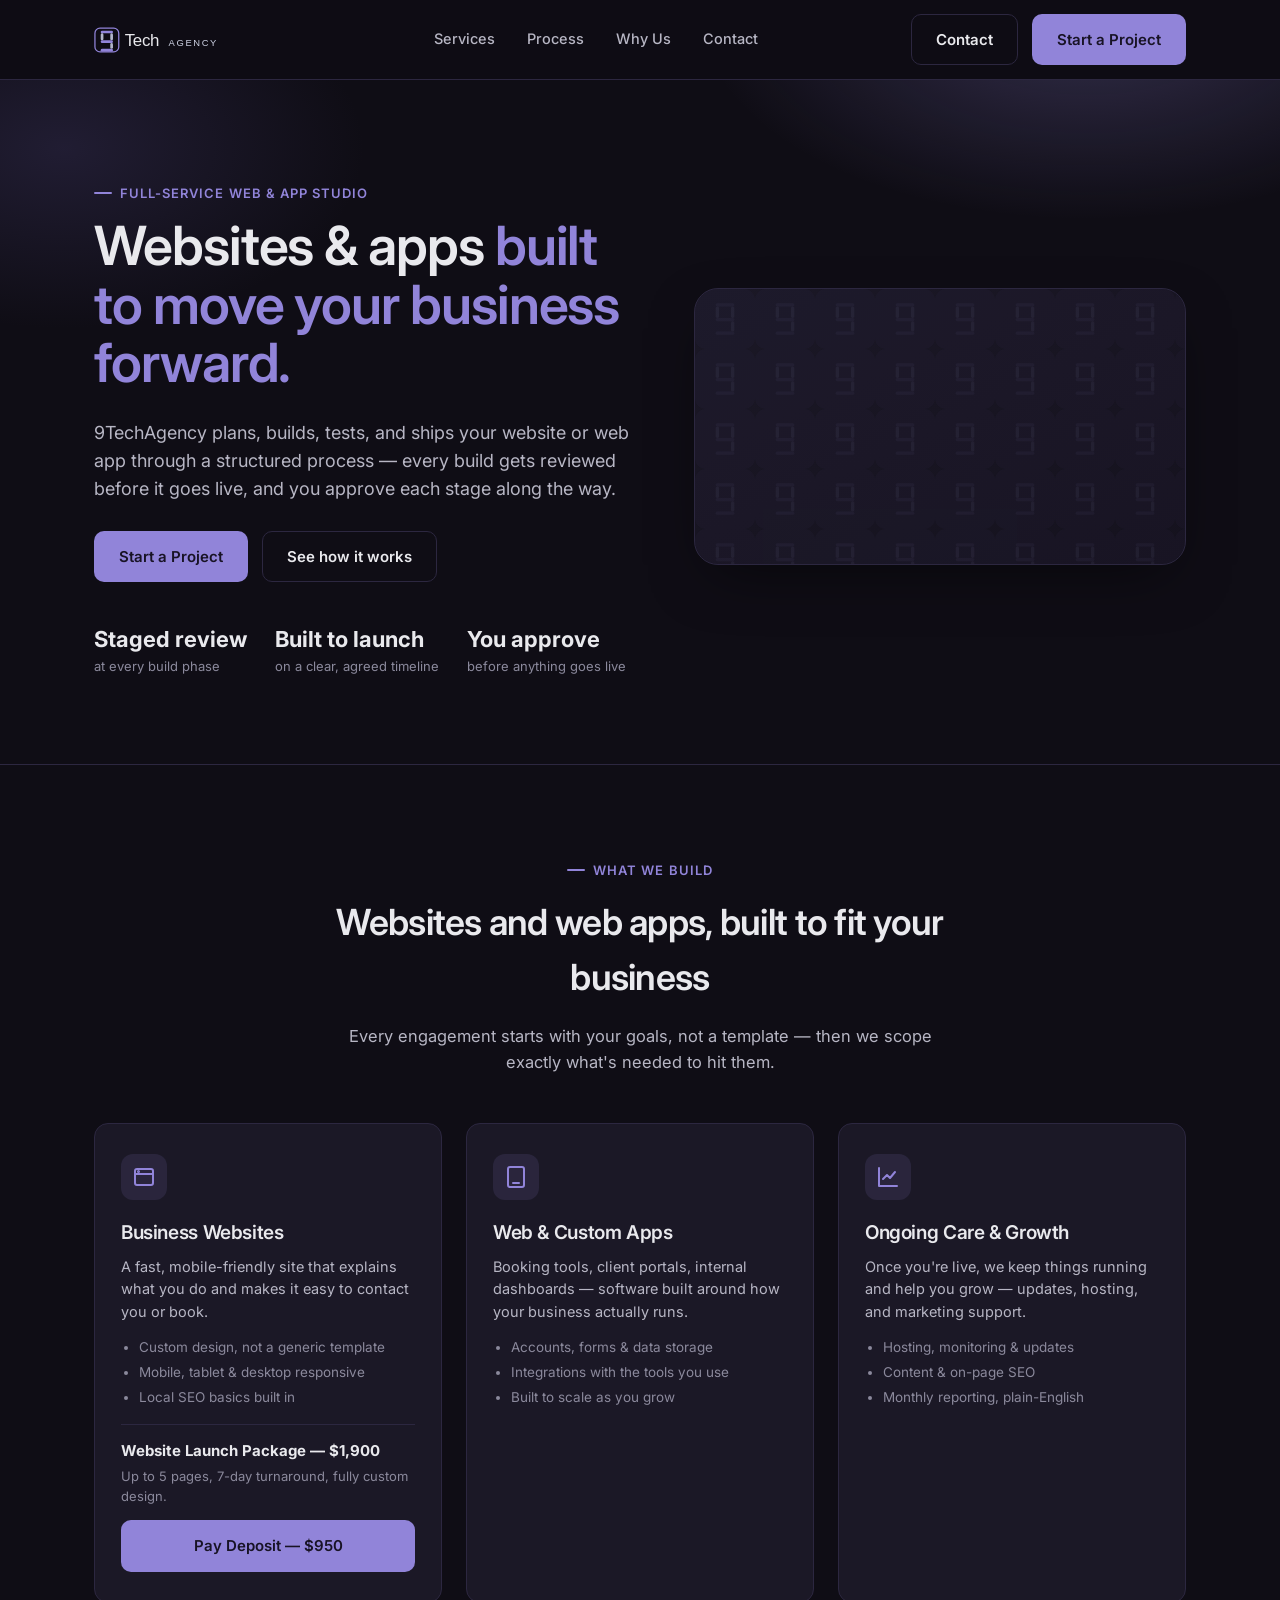
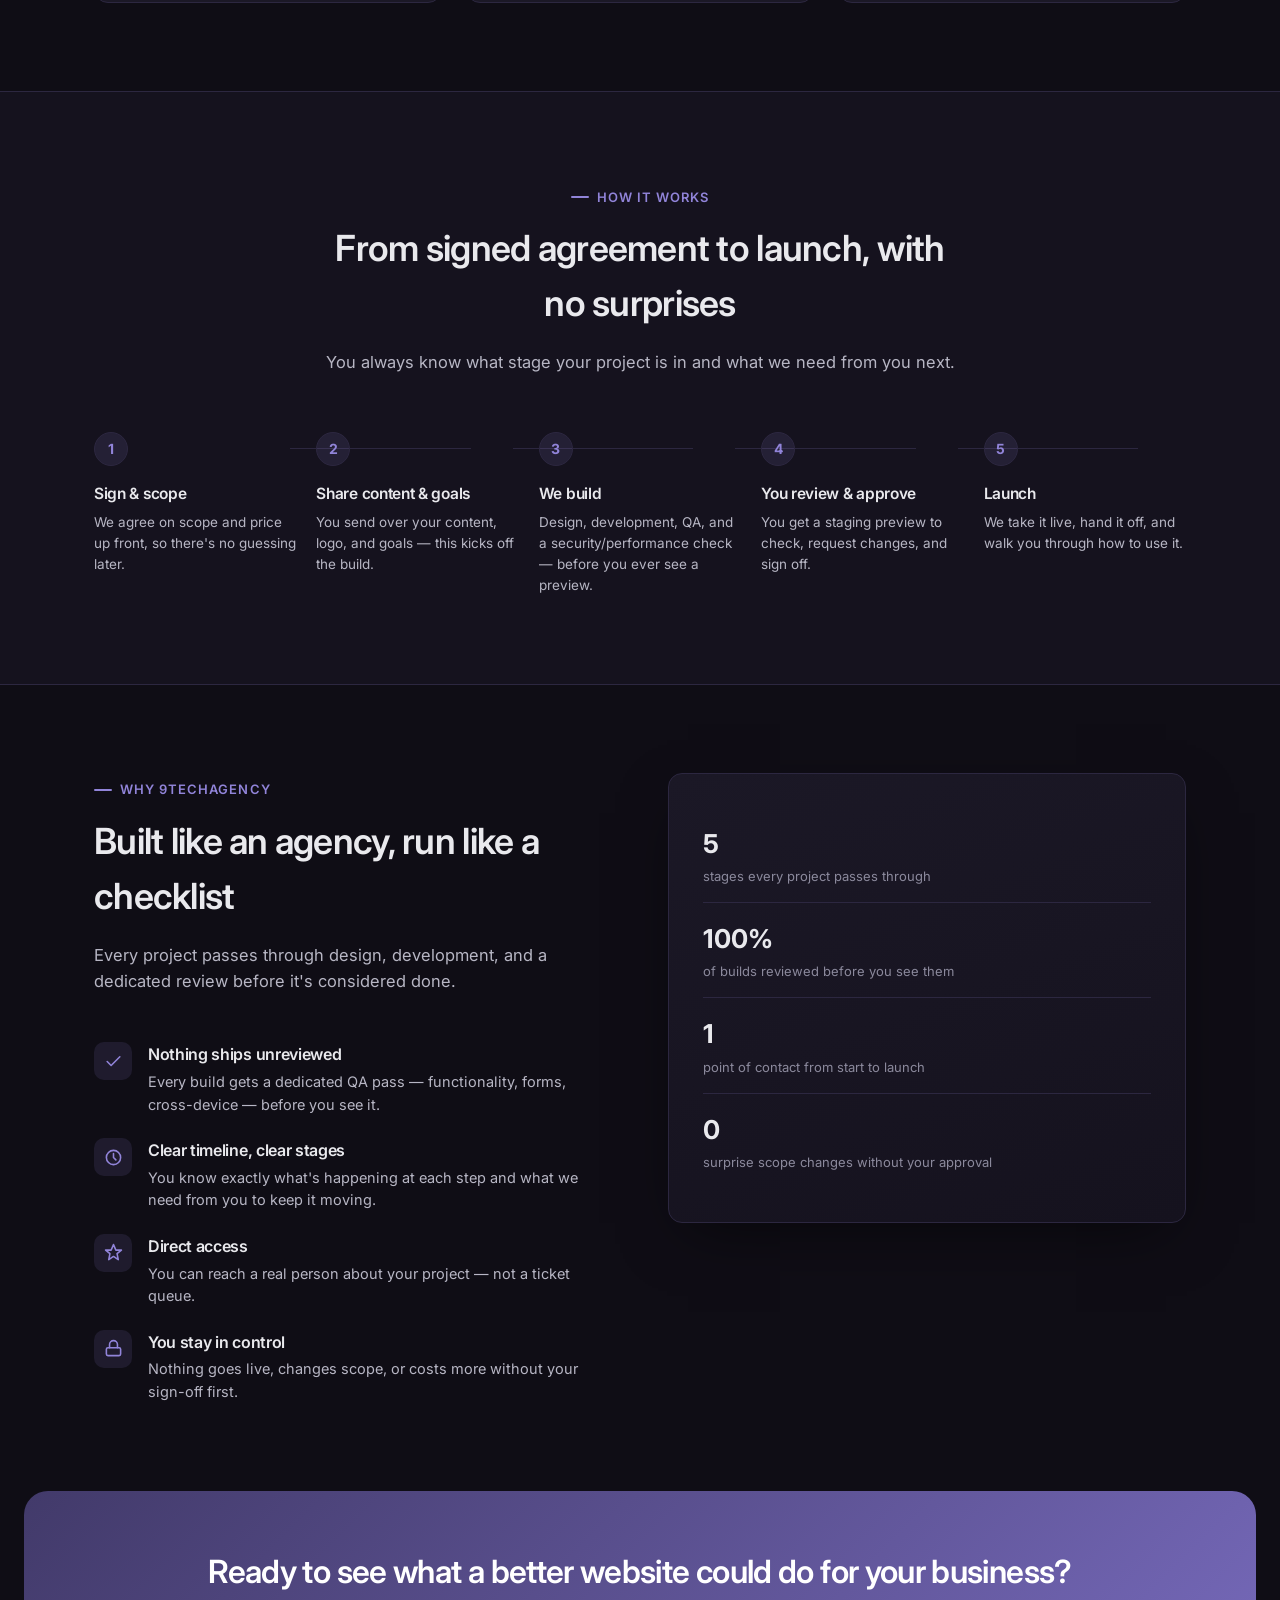
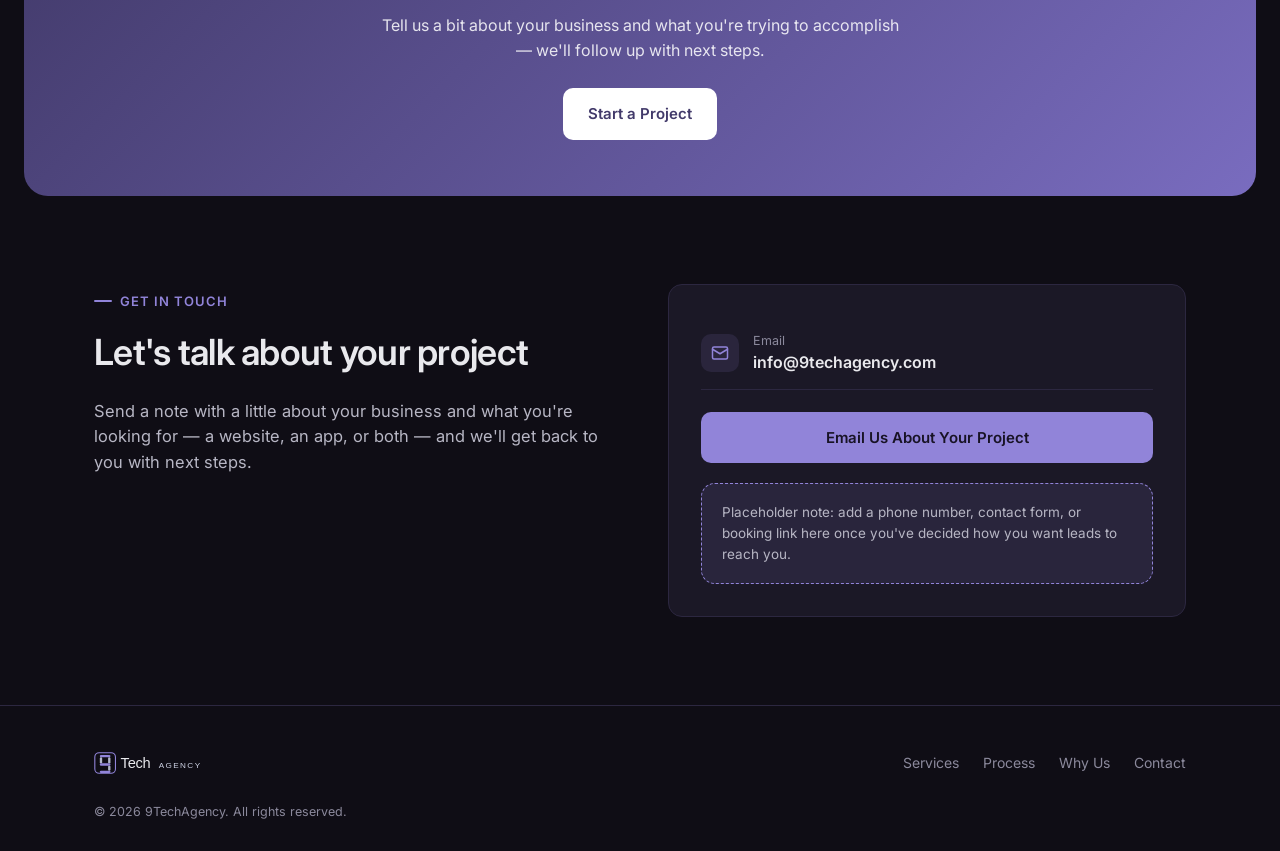
<file: github-upload/index.html>
<!doctype html>
<html lang="en">
<head>
<meta charset="UTF-8" />
<meta name="viewport" content="width=device-width, initial-scale=1.0" />
<title>9TechAgency — Websites & Apps Built to Grow Your Business</title>
<meta name="description" content="9TechAgency designs and builds websites and web apps for businesses — scoped, staged, and reviewed before anything goes live." />
<link rel="icon" href="assets/9tech-mark-dark.svg" type="image/svg+xml" />
<link rel="preconnect" href="https://fonts.googleapis.com">
<link rel="preconnect" href="https://fonts.gstatic.com" crossorigin>
<link href="https://fonts.googleapis.com/css2?family=Inter:wght@400;500;600;700&display=swap" rel="stylesheet">
<link rel="stylesheet" href="styles.css" />
</head>
<body>

<header>
  <div class="container nav">
    <a href="#top" class="brand">
      <img src="assets/9tech-lockup-row-dark.svg" alt="9TechAgency" style="height:30px" />
    </a>
    <nav class="nav-links" id="navLinks">
      <a href="#services">Services</a>
      <a href="#process">Process</a>
      <a href="#why">Why Us</a>
      <a href="#contact">Contact</a>
    </nav>
    <div class="nav-cta">
      <a href="#contact" class="btn btn-ghost">Contact</a>
      <a href="#contact" class="btn btn-primary">Start a Project</a>
      <button class="nav-toggle" id="navToggle" aria-label="Toggle menu" aria-expanded="false">
        <svg viewBox="0 0 24 24" fill="none" stroke="currentColor" stroke-width="2" stroke-linecap="round"><path d="M3 6h18M3 12h18M3 18h18"/></svg>
      </button>
    </div>
  </div>
</header>

<main id="top">

  <!-- HERO -->
  <section class="hero">
    <div class="container hero-grid">
      <div>
        <div class="eyebrow">Full-service web &amp; app studio</div>
        <h1>Websites &amp; apps <span>built to move your business forward.</span></h1>
        <p class="lead">9TechAgency plans, builds, tests, and ships your website or web app through a structured process — every build gets reviewed before it goes live, and you approve each stage along the way.</p>
        <div class="hero-ctas">
          <a href="#contact" class="btn btn-primary">Start a Project</a>
          <a href="#process" class="btn btn-ghost">See how it works</a>
        </div>
        <div class="hero-meta">
          <div><strong>Staged review</strong><span>at every build phase</span></div>
          <div><strong>Built to launch</strong><span>on a clear, agreed timeline</span></div>
          <div><strong>You approve</strong><span>before anything goes live</span></div>
        </div>
      </div>
      <div class="hero-art">
        <video autoplay muted loop playsinline disablepictureinpicture aria-label="9TechAgency animated logo">
          <source src="assets/logo-sting.mp4" type="video/mp4" />
        </video>
      </div>
    </div>
  </section>

  <!-- SERVICES -->
  <section id="services">
    <div class="container">
      <div class="section-head reveal">
        <div class="eyebrow" style="justify-content:center">What we build</div>
        <h2>Websites and web apps, built to fit your business</h2>
        <p>Every engagement starts with your goals, not a template — then we scope exactly what's needed to hit them.</p>
      </div>
      <div class="grid-3">
        <div class="card reveal">
          <div class="icon"><svg viewBox="0 0 24 24" fill="none" stroke="currentColor" stroke-width="2" stroke-linecap="round" stroke-linejoin="round"><rect x="3" y="4" width="18" height="16" rx="2"/><path d="M3 9h18"/><circle cx="6.5" cy="6.5" r=".5" fill="currentColor"/></svg></div>
          <h3>Business Websites</h3>
          <p>A fast, mobile-friendly site that explains what you do and makes it easy to contact you or book.</p>
          <ul>
            <li>Custom design, not a generic template</li>
            <li>Mobile, tablet &amp; desktop responsive</li>
            <li>Local SEO basics built in</li>
          </ul>
          <div class="card-price">
            <strong>Website Launch Package — $1,900</strong>
            <span>Up to 5 pages, 7-day turnaround, fully custom design.</span>
          </div>
          <a href="https://buy.stripe.com/9B69AM1fybv9cHk7vC1RC00" class="btn btn-primary btn-block" target="_blank" rel="noopener noreferrer">Pay Deposit — $950</a>
        </div>
        <div class="card reveal">
          <div class="icon"><svg viewBox="0 0 24 24" fill="none" stroke="currentColor" stroke-width="2" stroke-linecap="round" stroke-linejoin="round"><rect x="4" y="2" width="16" height="20" rx="2"/><path d="M9 18h6"/></svg></div>
          <h3>Web &amp; Custom Apps</h3>
          <p>Booking tools, client portals, internal dashboards — software built around how your business actually runs.</p>
          <ul>
            <li>Accounts, forms &amp; data storage</li>
            <li>Integrations with the tools you use</li>
            <li>Built to scale as you grow</li>
          </ul>
        </div>
        <div class="card reveal">
          <div class="icon"><svg viewBox="0 0 24 24" fill="none" stroke="currentColor" stroke-width="2" stroke-linecap="round" stroke-linejoin="round"><path d="M3 3v18h18"/><path d="M7 14l4-4 3 3 5-6"/></svg></div>
          <h3>Ongoing Care &amp; Growth</h3>
          <p>Once you're live, we keep things running and help you grow — updates, hosting, and marketing support.</p>
          <ul>
            <li>Hosting, monitoring &amp; updates</li>
            <li>Content &amp; on-page SEO</li>
            <li>Monthly reporting, plain-English</li>
          </ul>
        </div>
      </div>
    </div>
  </section>

  <!-- PROCESS -->
  <section id="process" class="process-band">
    <div class="container">
      <div class="section-head reveal">
        <div class="eyebrow" style="justify-content:center">How it works</div>
        <h2>From signed agreement to launch, with no surprises</h2>
        <p>You always know what stage your project is in and what we need from you next.</p>
      </div>
      <div class="process-list">
        <div class="process-step reveal">
          <div class="num">1</div>
          <h3>Sign &amp; scope</h3>
          <p>We agree on scope and price up front, so there's no guessing later.</p>
        </div>
        <div class="process-step reveal">
          <div class="num">2</div>
          <h3>Share content &amp; goals</h3>
          <p>You send over your content, logo, and goals — this kicks off the build.</p>
        </div>
        <div class="process-step reveal">
          <div class="num">3</div>
          <h3>We build</h3>
          <p>Design, development, QA, and a security/performance check — before you ever see a preview.</p>
        </div>
        <div class="process-step reveal">
          <div class="num">4</div>
          <h3>You review &amp; approve</h3>
          <p>You get a staging preview to check, request changes, and sign off.</p>
        </div>
        <div class="process-step reveal">
          <div class="num">5</div>
          <h3>Launch</h3>
          <p>We take it live, hand it off, and walk you through how to use it.</p>
        </div>
      </div>
    </div>
  </section>

  <!-- WHY US -->
  <section id="why">
    <div class="container why-grid">
      <div>
        <div class="section-head left reveal">
          <div class="eyebrow">Why 9TechAgency</div>
          <h2>Built like an agency, run like a checklist</h2>
          <p>Every project passes through design, development, and a dedicated review before it's considered done.</p>
        </div>
        <div class="why-list">
          <div class="why-item reveal">
            <div class="dot"><svg viewBox="0 0 24 24" fill="none" stroke="currentColor" stroke-width="2" stroke-linecap="round" stroke-linejoin="round"><path d="M20 6L9 17l-5-5"/></svg></div>
            <div><h3>Nothing ships unreviewed</h3><p>Every build gets a dedicated QA pass — functionality, forms, cross-device — before you see it.</p></div>
          </div>
          <div class="why-item reveal">
            <div class="dot"><svg viewBox="0 0 24 24" fill="none" stroke="currentColor" stroke-width="2" stroke-linecap="round" stroke-linejoin="round"><circle cx="12" cy="12" r="9"/><path d="M12 7v5l3 3"/></svg></div>
            <div><h3>Clear timeline, clear stages</h3><p>You know exactly what's happening at each step and what we need from you to keep it moving.</p></div>
          </div>
          <div class="why-item reveal">
            <div class="dot"><svg viewBox="0 0 24 24" fill="none" stroke="currentColor" stroke-width="2" stroke-linecap="round" stroke-linejoin="round"><path d="M12 2l3 7h7l-5.5 4.5L18 21l-6-4-6 4 1.5-7.5L2 9h7z"/></svg></div>
            <div><h3>Direct access</h3><p>You can reach a real person about your project — not a ticket queue.</p></div>
          </div>
          <div class="why-item reveal">
            <div class="dot"><svg viewBox="0 0 24 24" fill="none" stroke="currentColor" stroke-width="2" stroke-linecap="round" stroke-linejoin="round"><rect x="3" y="11" width="18" height="10" rx="2"/><path d="M7 11V7a5 5 0 0110 0v4"/></svg></div>
            <div><h3>You stay in control</h3><p>Nothing goes live, changes scope, or costs more without your sign-off first.</p></div>
          </div>
        </div>
      </div>
      <div class="why-panel reveal">
        <div class="stat">
          <div><strong>5</strong><span>stages every project passes through</span></div>
        </div>
        <div class="stat">
          <div><strong>100%</strong><span>of builds reviewed before you see them</span></div>
        </div>
        <div class="stat">
          <div><strong>1</strong><span>point of contact from start to launch</span></div>
        </div>
        <div class="stat">
          <div><strong>0</strong><span>surprise scope changes without your approval</span></div>
        </div>
      </div>
    </div>
  </section>

  <!-- CTA BAND -->
  <div class="cta-band reveal">
    <h2>Ready to see what a better website could do for your business?</h2>
    <p>Tell us a bit about your business and what you're trying to accomplish — we'll follow up with next steps.</p>
    <a href="#contact" class="btn btn-primary">Start a Project</a>
  </div>

  <!-- CONTACT -->
  <section id="contact">
    <div class="container contact-grid">
      <div class="reveal">
        <div class="section-head left">
          <div class="eyebrow">Get in touch</div>
          <h2>Let's talk about your project</h2>
          <p>Send a note with a little about your business and what you're looking for — a website, an app, or both — and we'll get back to you with next steps.</p>
        </div>
      </div>
      <div class="contact-card reveal">
        <div class="row">
          <div class="icon"><svg viewBox="0 0 24 24" fill="none" stroke="currentColor" stroke-width="2" stroke-linecap="round" stroke-linejoin="round"><rect x="2" y="4" width="20" height="16" rx="2"/><path d="M2 7l10 6 10-6"/></svg></div>
          <div>
            <span class="label">Email</span>
            <a href="mailto:info@9techagency.com">info@9techagency.com</a>
          </div>
        </div>
        <a href="mailto:info@9techagency.com?subject=New%20project%20inquiry" class="btn btn-primary btn-block" style="margin-top:22px">Email Us About Your Project</a>
        <div class="note-box">
          Placeholder note: add a phone number, contact form, or booking link here once you've decided how you want leads to reach you.
        </div>
      </div>
    </div>
  </section>

</main>

<footer>
  <div class="container">
    <div class="footer-grid">
      <a href="#top" class="brand"><img src="assets/9tech-lockup-row-dark.svg" alt="9TechAgency" style="height:26px" /></a>
      <div class="footer-links">
        <a href="#services">Services</a>
        <a href="#process">Process</a>
        <a href="#why">Why Us</a>
        <a href="#contact">Contact</a>
      </div>
    </div>
    <div class="footer-bottom">
      <span>© <span id="year"></span> 9TechAgency. All rights reserved.</span>
    </div>
  </div>
</footer>

<script src="script.js"></script>
</body>
</html>
</file>
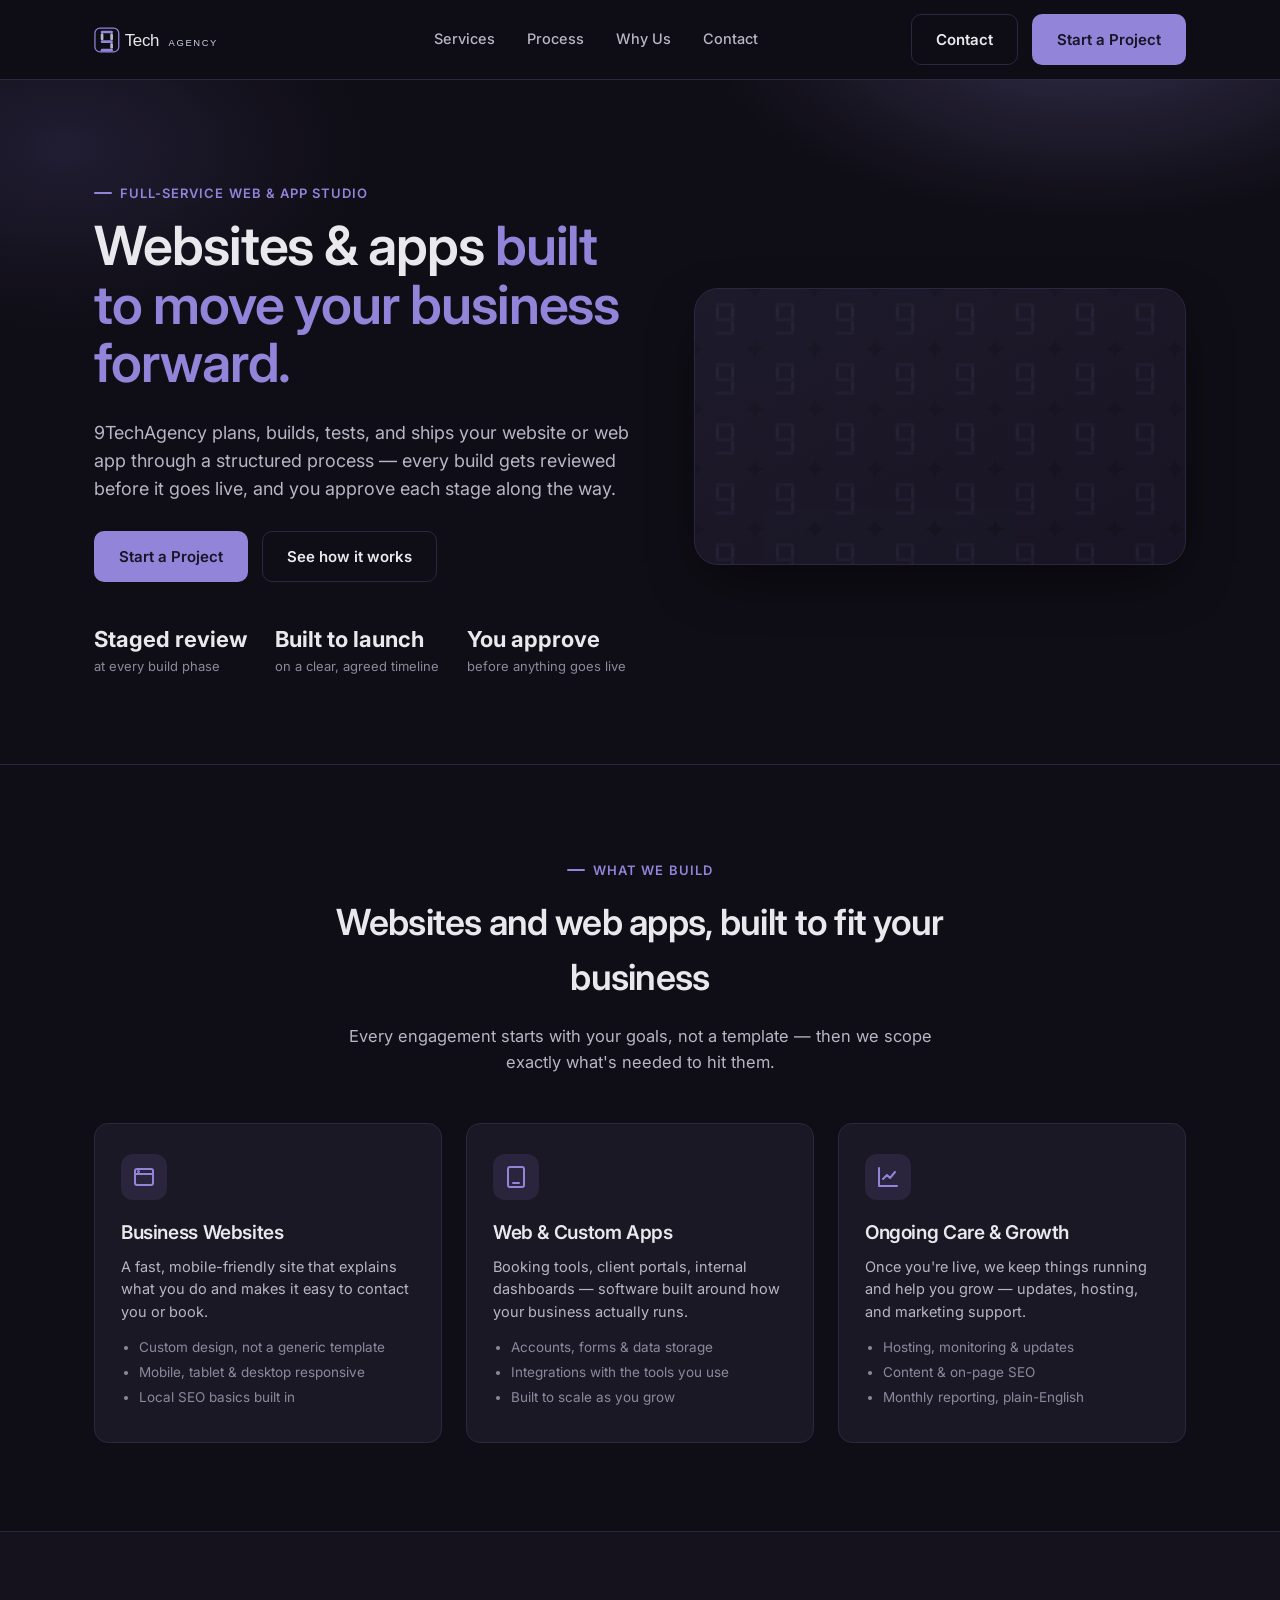
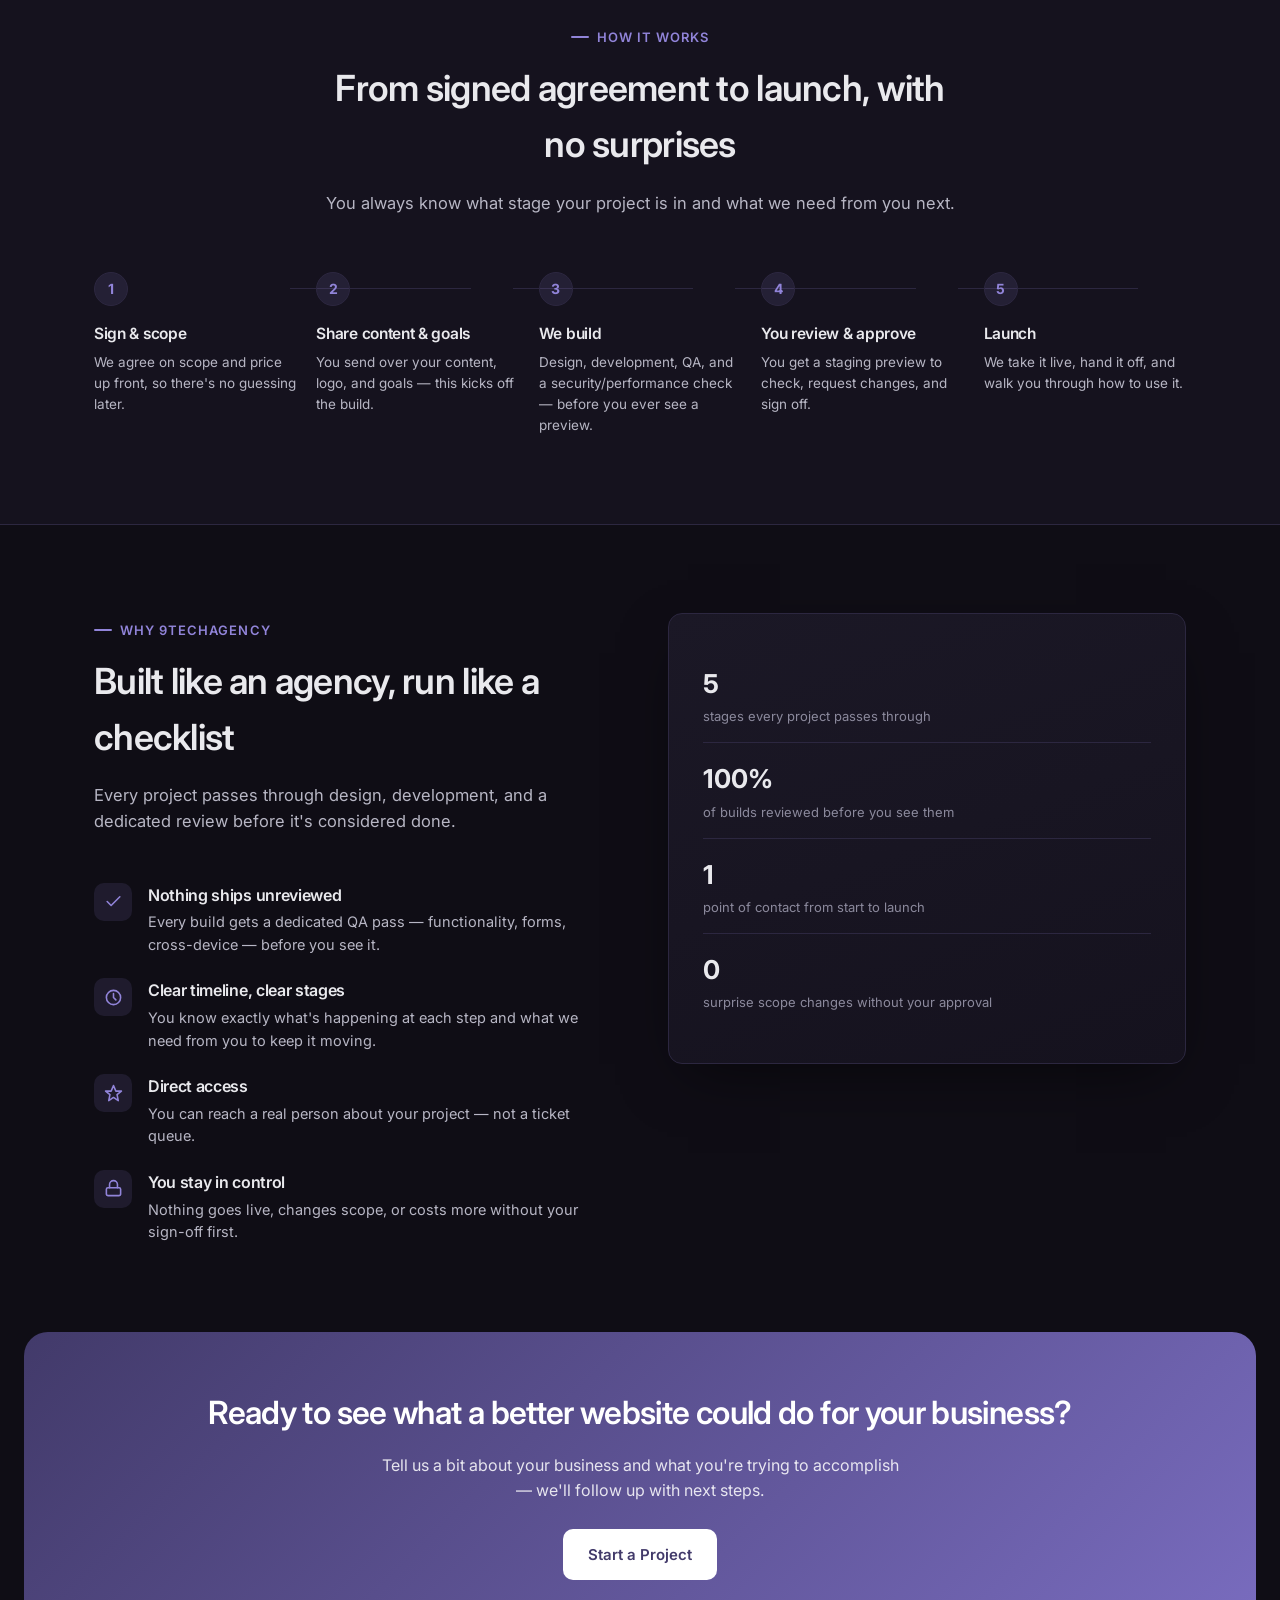
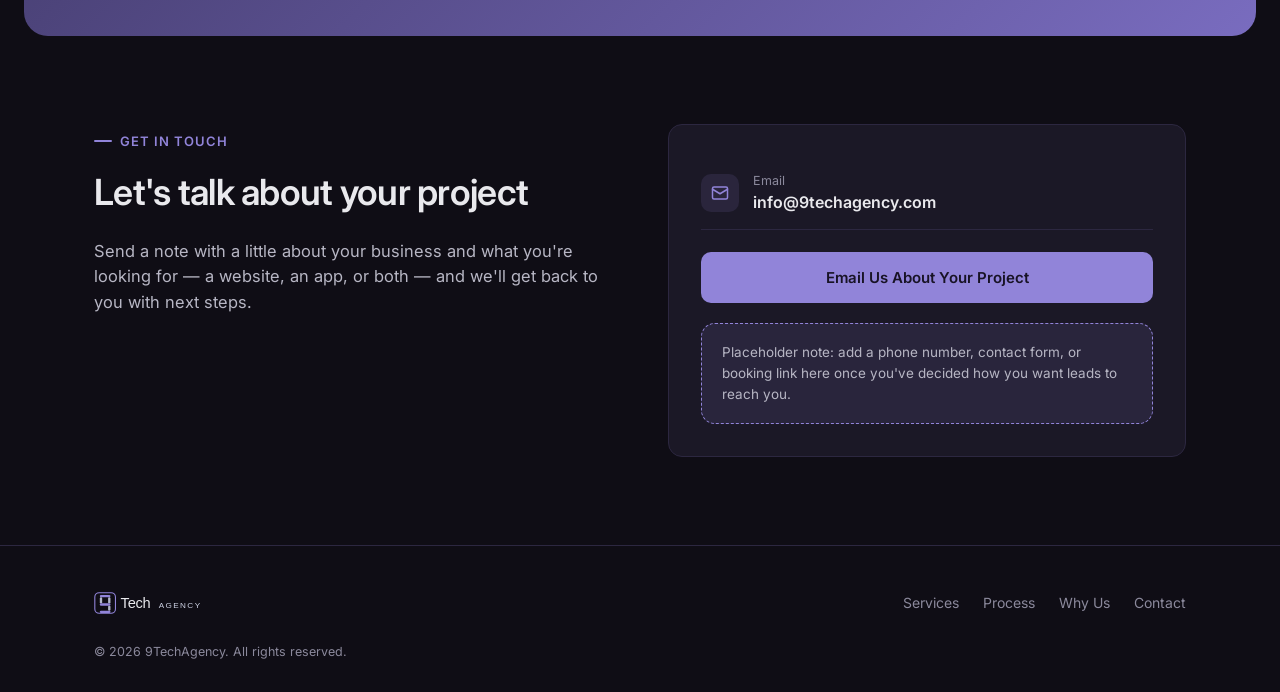
<file: public/index.html>
<!doctype html>
<html lang="en">
<head>
<meta charset="UTF-8" />
<meta name="viewport" content="width=device-width, initial-scale=1.0" />
<title>9TechAgency — Websites & Apps Built to Grow Your Business</title>
<meta name="description" content="9TechAgency designs and builds websites and web apps for businesses — scoped, staged, and reviewed before anything goes live." />
<link rel="icon" href="assets/9tech-mark-dark.svg" type="image/svg+xml" />
<link rel="preconnect" href="https://fonts.googleapis.com">
<link rel="preconnect" href="https://fonts.gstatic.com" crossorigin>
<link href="https://fonts.googleapis.com/css2?family=Inter:wght@400;500;600;700&display=swap" rel="stylesheet">
<link rel="stylesheet" href="styles.css" />
</head>
<body>

<header>
  <div class="container nav">
    <a href="#top" class="brand">
      <img src="assets/9tech-lockup-row-dark.svg" alt="9TechAgency" style="height:30px" />
    </a>
    <nav class="nav-links" id="navLinks">
      <a href="#services">Services</a>
      <a href="#process">Process</a>
      <a href="#why">Why Us</a>
      <a href="#contact">Contact</a>
    </nav>
    <div class="nav-cta">
      <a href="#contact" class="btn btn-ghost">Contact</a>
      <a href="#contact" class="btn btn-primary">Start a Project</a>
      <button class="nav-toggle" id="navToggle" aria-label="Toggle menu" aria-expanded="false">
        <svg viewBox="0 0 24 24" fill="none" stroke="currentColor" stroke-width="2" stroke-linecap="round"><path d="M3 6h18M3 12h18M3 18h18"/></svg>
      </button>
    </div>
  </div>
</header>

<main id="top">

  <!-- HERO -->
  <section class="hero">
    <div class="container hero-grid">
      <div>
        <div class="eyebrow">Full-service web &amp; app studio</div>
        <h1>Websites &amp; apps <span>built to move your business forward.</span></h1>
        <p class="lead">9TechAgency plans, builds, tests, and ships your website or web app through a structured process — every build gets reviewed before it goes live, and you approve each stage along the way.</p>
        <div class="hero-ctas">
          <a href="#contact" class="btn btn-primary">Start a Project</a>
          <a href="#process" class="btn btn-ghost">See how it works</a>
        </div>
        <div class="hero-meta">
          <div><strong>Staged review</strong><span>at every build phase</span></div>
          <div><strong>Built to launch</strong><span>on a clear, agreed timeline</span></div>
          <div><strong>You approve</strong><span>before anything goes live</span></div>
        </div>
      </div>
      <div class="hero-art">
        <video autoplay muted loop playsinline disablepictureinpicture aria-label="9TechAgency animated logo">
          <source src="assets/logo-sting.mp4" type="video/mp4" />
        </video>
      </div>
    </div>
  </section>

  <!-- SERVICES -->
  <section id="services">
    <div class="container">
      <div class="section-head reveal">
        <div class="eyebrow" style="justify-content:center">What we build</div>
        <h2>Websites and web apps, built to fit your business</h2>
        <p>Every engagement starts with your goals, not a template — then we scope exactly what's needed to hit them.</p>
      </div>
      <div class="grid-3">
        <div class="card reveal">
          <div class="icon"><svg viewBox="0 0 24 24" fill="none" stroke="currentColor" stroke-width="2" stroke-linecap="round" stroke-linejoin="round"><rect x="3" y="4" width="18" height="16" rx="2"/><path d="M3 9h18"/><circle cx="6.5" cy="6.5" r=".5" fill="currentColor"/></svg></div>
          <h3>Business Websites</h3>
          <p>A fast, mobile-friendly site that explains what you do and makes it easy to contact you or book.</p>
          <ul>
            <li>Custom design, not a generic template</li>
            <li>Mobile, tablet &amp; desktop responsive</li>
            <li>Local SEO basics built in</li>
          </ul>
        </div>
        <div class="card reveal">
          <div class="icon"><svg viewBox="0 0 24 24" fill="none" stroke="currentColor" stroke-width="2" stroke-linecap="round" stroke-linejoin="round"><rect x="4" y="2" width="16" height="20" rx="2"/><path d="M9 18h6"/></svg></div>
          <h3>Web &amp; Custom Apps</h3>
          <p>Booking tools, client portals, internal dashboards — software built around how your business actually runs.</p>
          <ul>
            <li>Accounts, forms &amp; data storage</li>
            <li>Integrations with the tools you use</li>
            <li>Built to scale as you grow</li>
          </ul>
        </div>
        <div class="card reveal">
          <div class="icon"><svg viewBox="0 0 24 24" fill="none" stroke="currentColor" stroke-width="2" stroke-linecap="round" stroke-linejoin="round"><path d="M3 3v18h18"/><path d="M7 14l4-4 3 3 5-6"/></svg></div>
          <h3>Ongoing Care &amp; Growth</h3>
          <p>Once you're live, we keep things running and help you grow — updates, hosting, and marketing support.</p>
          <ul>
            <li>Hosting, monitoring &amp; updates</li>
            <li>Content &amp; on-page SEO</li>
            <li>Monthly reporting, plain-English</li>
          </ul>
        </div>
      </div>
    </div>
  </section>

  <!-- PROCESS -->
  <section id="process" class="process-band">
    <div class="container">
      <div class="section-head reveal">
        <div class="eyebrow" style="justify-content:center">How it works</div>
        <h2>From signed agreement to launch, with no surprises</h2>
        <p>You always know what stage your project is in and what we need from you next.</p>
      </div>
      <div class="process-list">
        <div class="process-step reveal">
          <div class="num">1</div>
          <h3>Sign &amp; scope</h3>
          <p>We agree on scope and price up front, so there's no guessing later.</p>
        </div>
        <div class="process-step reveal">
          <div class="num">2</div>
          <h3>Share content &amp; goals</h3>
          <p>You send over your content, logo, and goals — this kicks off the build.</p>
        </div>
        <div class="process-step reveal">
          <div class="num">3</div>
          <h3>We build</h3>
          <p>Design, development, QA, and a security/performance check — before you ever see a preview.</p>
        </div>
        <div class="process-step reveal">
          <div class="num">4</div>
          <h3>You review &amp; approve</h3>
          <p>You get a staging preview to check, request changes, and sign off.</p>
        </div>
        <div class="process-step reveal">
          <div class="num">5</div>
          <h3>Launch</h3>
          <p>We take it live, hand it off, and walk you through how to use it.</p>
        </div>
      </div>
    </div>
  </section>

  <!-- WHY US -->
  <section id="why">
    <div class="container why-grid">
      <div>
        <div class="section-head left reveal">
          <div class="eyebrow">Why 9TechAgency</div>
          <h2>Built like an agency, run like a checklist</h2>
          <p>Every project passes through design, development, and a dedicated review before it's considered done.</p>
        </div>
        <div class="why-list">
          <div class="why-item reveal">
            <div class="dot"><svg viewBox="0 0 24 24" fill="none" stroke="currentColor" stroke-width="2" stroke-linecap="round" stroke-linejoin="round"><path d="M20 6L9 17l-5-5"/></svg></div>
            <div><h3>Nothing ships unreviewed</h3><p>Every build gets a dedicated QA pass — functionality, forms, cross-device — before you see it.</p></div>
          </div>
          <div class="why-item reveal">
            <div class="dot"><svg viewBox="0 0 24 24" fill="none" stroke="currentColor" stroke-width="2" stroke-linecap="round" stroke-linejoin="round"><circle cx="12" cy="12" r="9"/><path d="M12 7v5l3 3"/></svg></div>
            <div><h3>Clear timeline, clear stages</h3><p>You know exactly what's happening at each step and what we need from you to keep it moving.</p></div>
          </div>
          <div class="why-item reveal">
            <div class="dot"><svg viewBox="0 0 24 24" fill="none" stroke="currentColor" stroke-width="2" stroke-linecap="round" stroke-linejoin="round"><path d="M12 2l3 7h7l-5.5 4.5L18 21l-6-4-6 4 1.5-7.5L2 9h7z"/></svg></div>
            <div><h3>Direct access</h3><p>You can reach a real person about your project — not a ticket queue.</p></div>
          </div>
          <div class="why-item reveal">
            <div class="dot"><svg viewBox="0 0 24 24" fill="none" stroke="currentColor" stroke-width="2" stroke-linecap="round" stroke-linejoin="round"><rect x="3" y="11" width="18" height="10" rx="2"/><path d="M7 11V7a5 5 0 0110 0v4"/></svg></div>
            <div><h3>You stay in control</h3><p>Nothing goes live, changes scope, or costs more without your sign-off first.</p></div>
          </div>
        </div>
      </div>
      <div class="why-panel reveal">
        <div class="stat">
          <div><strong>5</strong><span>stages every project passes through</span></div>
        </div>
        <div class="stat">
          <div><strong>100%</strong><span>of builds reviewed before you see them</span></div>
        </div>
        <div class="stat">
          <div><strong>1</strong><span>point of contact from start to launch</span></div>
        </div>
        <div class="stat">
          <div><strong>0</strong><span>surprise scope changes without your approval</span></div>
        </div>
      </div>
    </div>
  </section>

  <!-- CTA BAND -->
  <div class="cta-band reveal">
    <h2>Ready to see what a better website could do for your business?</h2>
    <p>Tell us a bit about your business and what you're trying to accomplish — we'll follow up with next steps.</p>
    <a href="#contact" class="btn btn-primary">Start a Project</a>
  </div>

  <!-- CONTACT -->
  <section id="contact">
    <div class="container contact-grid">
      <div class="reveal">
        <div class="section-head left">
          <div class="eyebrow">Get in touch</div>
          <h2>Let's talk about your project</h2>
          <p>Send a note with a little about your business and what you're looking for — a website, an app, or both — and we'll get back to you with next steps.</p>
        </div>
      </div>
      <div class="contact-card reveal">
        <div class="row">
          <div class="icon"><svg viewBox="0 0 24 24" fill="none" stroke="currentColor" stroke-width="2" stroke-linecap="round" stroke-linejoin="round"><rect x="2" y="4" width="20" height="16" rx="2"/><path d="M2 7l10 6 10-6"/></svg></div>
          <div>
            <span class="label">Email</span>
            <a href="mailto:info@9techagency.com">info@9techagency.com</a>
          </div>
        </div>
        <a href="mailto:info@9techagency.com?subject=New%20project%20inquiry" class="btn btn-primary btn-block" style="margin-top:22px">Email Us About Your Project</a>
        <div class="note-box">
          Placeholder note: add a phone number, contact form, or booking link here once you've decided how you want leads to reach you.
        </div>
      </div>
    </div>
  </section>

</main>

<footer>
  <div class="container">
    <div class="footer-grid">
      <a href="#top" class="brand"><img src="assets/9tech-lockup-row-dark.svg" alt="9TechAgency" style="height:26px" /></a>
      <div class="footer-links">
        <a href="#services">Services</a>
        <a href="#process">Process</a>
        <a href="#why">Why Us</a>
        <a href="#contact">Contact</a>
      </div>
    </div>
    <div class="footer-bottom">
      <span>© <span id="year"></span> 9TechAgency. All rights reserved.</span>
    </div>
  </div>
</footer>

<script src="script.js"></script>
</body>
</html>
</file>
<file: github-upload/styles.css>
/* ========================================================
   9TechAgency — brand tokens
   Source: LOGO AND DESIGNS/.../readme.txt
   accent #9184d9 | accent-600 #796cbf | tile ground #423a6a
   verticals dark #b2b6ca / light #9397ab | ink #e9e9ed / #292b31
   ======================================================== */
:root{
  --bg: #0f0d15;
  --bg-soft: #15121e;
  --panel: #1b1826;
  --panel-border: #2c2740;
  --accent: #9184d9;
  --accent-600: #796cbf;
  --accent-soft: rgba(145,132,217,0.12);
  --tile: #423a6a;
  --ink: #e9e9ed;
  --ink-dim: #b7b6c4;
  --ink-mute: #8b899c;
  --radius: 14px;
  --max: 1140px;
  --shadow: 0 20px 60px -20px rgba(0,0,0,0.6);
}

*{box-sizing:border-box;}
html{scroll-behavior:smooth;}
body{
  margin:0;
  background:var(--bg);
  color:var(--ink);
  font-family:'Inter',system-ui,-apple-system,Segoe UI,Roboto,Helvetica,Arial,sans-serif;
  line-height:1.55;
  -webkit-font-smoothing:antialiased;
}
img{max-width:100%;display:block;}
a{color:inherit;}
h1,h2,h3{font-weight:600;letter-spacing:-0.02em;margin:0 0 .5em;}
p{margin:0 0 1em;color:var(--ink-dim);}
.container{max-width:var(--max);margin:0 auto;padding:0 24px;}
.eyebrow{
  display:inline-flex;align-items:center;gap:8px;
  font-size:13px;font-weight:600;letter-spacing:.08em;text-transform:uppercase;
  color:var(--accent);
  margin-bottom:14px;
}
.eyebrow::before{content:"";width:18px;height:2px;background:var(--accent);border-radius:2px;}

/* Buttons */
.btn{
  display:inline-flex;align-items:center;justify-content:center;gap:8px;
  padding:13px 24px;border-radius:10px;font-weight:600;font-size:15px;
  text-decoration:none;cursor:pointer;border:1px solid transparent;
  transition:transform .15s ease, background .15s ease, border-color .15s ease, opacity .15s ease;
}
.btn:active{transform:translateY(1px);}
.btn-primary{background:var(--accent);color:#181325;}
.btn-primary:hover{background:#a598e6;}
.btn-ghost{background:transparent;border-color:var(--panel-border);color:var(--ink);}
.btn-ghost:hover{border-color:var(--accent);color:var(--accent);}
.btn-block{width:100%;}

/* Nav */
header{
  position:sticky;top:0;z-index:50;
  background:rgba(15,13,21,0.85);
  backdrop-filter:blur(10px);
  border-bottom:1px solid var(--panel-border);
}
.nav{display:flex;align-items:center;justify-content:space-between;padding:14px 24px;}
.brand{display:flex;align-items:center;gap:10px;text-decoration:none;}
.brand img{height:34px;width:auto;}
.nav-links{display:flex;align-items:center;gap:32px;}
.nav-links a{
  font-size:14.5px;font-weight:500;color:var(--ink-dim);text-decoration:none;
}
.nav-links a:hover{color:var(--ink);}
.nav-cta{display:flex;align-items:center;gap:14px;}
.nav-toggle{display:none;background:none;border:none;color:var(--ink);cursor:pointer;padding:6px;}
.nav-toggle svg{width:26px;height:26px;}

/* Hero */
.hero{
  position:relative;overflow:hidden;
  padding:96px 0 88px;
  background:
    radial-gradient(600px 320px at 85% -10%, rgba(145,132,217,0.28), transparent 65%),
    radial-gradient(500px 300px at 5% 10%, rgba(66,58,106,0.35), transparent 60%);
  border-bottom:1px solid var(--panel-border);
}
.hero-grid{display:grid;grid-template-columns:1.05fr .95fr;gap:56px;align-items:center;}
.hero h1{font-size:clamp(34px,4.6vw,54px);line-height:1.08;}
.hero h1 span{color:var(--accent);}
.hero p.lead{font-size:18px;max-width:52ch;}
.hero-ctas{display:flex;gap:14px;flex-wrap:wrap;margin-top:28px;}
.hero-meta{display:flex;gap:28px;margin-top:40px;flex-wrap:wrap;}
.hero-meta div{display:flex;flex-direction:column;}
.hero-meta strong{font-size:22px;color:var(--ink);}
.hero-meta span{font-size:13px;color:var(--ink-mute);}
.hero-art{
  position:relative;aspect-ratio:16/9;border-radius:24px;
  background:linear-gradient(155deg,var(--panel),var(--bg-soft));
  border:1px solid var(--panel-border);
  display:flex;align-items:center;justify-content:center;
  box-shadow:var(--shadow);
  overflow:hidden;
}
.hero-art::before{
  content:"";position:absolute;inset:0;border-radius:24px;
  background-image:url('assets/9tech-mark-tile.svg');
  background-size:60px;opacity:.08;
  z-index:1;
}
.hero-art img{width:46%;position:relative;z-index:2;filter:drop-shadow(0 20px 40px rgba(145,132,217,.25));}
.hero-art video{
  width:100%;height:100%;position:relative;z-index:2;
  object-fit:cover;border-radius:24px;
}

/* Section basics */
section{padding:88px 0;}
.section-head{max-width:640px;margin:0 auto 48px;text-align:center;}
.section-head.left{margin:0 0 48px;text-align:left;}
.section-head h2{font-size:clamp(26px,3.2vw,36px);}
.section-head p{font-size:16.5px;}

/* Services */
.grid-3{display:grid;grid-template-columns:repeat(3,1fr);gap:24px;}
.card{
  background:var(--panel);border:1px solid var(--panel-border);border-radius:var(--radius);
  padding:30px 26px;transition:border-color .15s ease, transform .15s ease;
}
.card:hover{border-color:var(--accent);transform:translateY(-3px);}
.card .icon{
  width:46px;height:46px;border-radius:12px;background:var(--accent-soft);
  display:flex;align-items:center;justify-content:center;margin-bottom:18px;
  color:var(--accent);
}
.card .icon svg{width:24px;height:24px;}
.card h3{font-size:19px;margin-bottom:8px;}
.card p{font-size:14.5px;margin-bottom:14px;}
.card ul{margin:0;padding:0 0 0 18px;color:var(--ink-mute);font-size:13.5px;}
.card ul li{margin-bottom:4px;}
.card-price{margin:16px 0 14px;padding-top:14px;border-top:1px solid var(--panel-border);}
.card-price strong{display:block;font-size:15px;color:var(--ink);margin-bottom:4px;}
.card-price span{display:block;font-size:13px;color:var(--ink-mute);}

/* Process */
.process-band{background:var(--bg-soft);border-top:1px solid var(--panel-border);border-bottom:1px solid var(--panel-border);}
.process-list{display:grid;grid-template-columns:repeat(5,1fr);gap:20px;}
.process-step{position:relative;padding-top:8px;}
.process-step .num{
  display:inline-flex;align-items:center;justify-content:center;
  width:34px;height:34px;border-radius:50%;background:var(--accent-soft);
  color:var(--accent);font-weight:700;font-size:14px;margin-bottom:16px;
  border:1px solid var(--panel-border);
}
.process-step h3{font-size:15.5px;margin-bottom:6px;}
.process-step p{font-size:13.5px;margin-bottom:0;}
.process-step:not(:last-child)::after{
  content:"";position:absolute;top:24px;left:calc(100% - 6px);width:calc(100% - 22px);
  height:1px;background:var(--panel-border);
}

/* Why us */
.why-grid{display:grid;grid-template-columns:1fr 1fr;gap:56px;align-items:start;}
.why-list{display:flex;flex-direction:column;gap:22px;}
.why-item{display:flex;gap:16px;}
.why-item .dot{
  flex:none;width:38px;height:38px;border-radius:10px;background:var(--accent-soft);
  color:var(--accent);display:flex;align-items:center;justify-content:center;
}
.why-item .dot svg{width:19px;height:19px;}
.why-item h3{font-size:16px;margin-bottom:4px;}
.why-item p{font-size:14.5px;margin-bottom:0;}
.why-panel{
  background:linear-gradient(160deg,var(--panel),var(--bg-soft));
  border:1px solid var(--panel-border);border-radius:var(--radius);
  padding:34px;box-shadow:var(--shadow);
}
.why-panel .stat{display:flex;justify-content:space-between;padding:16px 0;border-bottom:1px solid var(--panel-border);}
.why-panel .stat:last-child{border-bottom:none;}
.why-panel .stat strong{font-size:26px;}
.why-panel .stat span{font-size:13px;color:var(--ink-mute);display:block;margin-top:2px;}

/* CTA band */
.cta-band{
  background:linear-gradient(135deg,var(--tile),var(--accent-600));
  border-radius:24px;padding:56px;text-align:center;
  margin:0 24px;
}
.cta-band h2{color:#fff;font-size:clamp(24px,3vw,32px);}
.cta-band p{color:rgba(255,255,255,0.85);max-width:52ch;margin:0 auto 26px;}
.cta-band .btn-primary{background:#fff;color:var(--tile);}
.cta-band .btn-primary:hover{background:#efeaff;}

/* Contact */
.contact-grid{display:grid;grid-template-columns:1fr 1fr;gap:56px;}
.contact-card{
  background:var(--panel);border:1px solid var(--panel-border);border-radius:var(--radius);
  padding:32px;
}
.contact-card .row{display:flex;align-items:center;gap:14px;padding:14px 0;border-bottom:1px solid var(--panel-border);}
.contact-card .row:last-child{border-bottom:none;}
.contact-card .row .icon{
  width:38px;height:38px;border-radius:10px;background:var(--accent-soft);color:var(--accent);
  display:flex;align-items:center;justify-content:center;flex:none;
}
.contact-card .row .icon svg{width:18px;height:18px;}
.contact-card .row a{font-weight:600;text-decoration:none;}
.contact-card .row a:hover{color:var(--accent);}
.contact-card .row span.label{display:block;font-size:12.5px;color:var(--ink-mute);}
.note-box{
  background:var(--accent-soft);border:1px dashed var(--accent);border-radius:var(--radius);
  padding:18px 20px;font-size:13.5px;color:var(--ink-dim);margin-top:20px;
}

/* Footer */
footer{border-top:1px solid var(--panel-border);padding:44px 0 30px;}
.footer-grid{display:flex;justify-content:space-between;align-items:center;flex-wrap:wrap;gap:20px;}
.footer-links{display:flex;gap:24px;}
.footer-links a{font-size:14px;color:var(--ink-mute);text-decoration:none;}
.footer-links a:hover{color:var(--ink);}
.footer-bottom{margin-top:26px;font-size:12.5px;color:var(--ink-mute);display:flex;justify-content:space-between;flex-wrap:wrap;gap:10px;}

/* Reveal animation */
.reveal{opacity:0;transform:translateY(16px);transition:opacity .6s ease, transform .6s ease;}
.reveal.in{opacity:1;transform:none;}

/* Responsive */
@media (max-width:900px){
  .hero-grid{grid-template-columns:1fr;}
  .hero-art{max-width:360px;margin:0 auto;}
  .grid-3{grid-template-columns:1fr;}
  .process-list{grid-template-columns:1fr 1fr;}
  .process-step::after{display:none;}
  .why-grid{grid-template-columns:1fr;}
  .contact-grid{grid-template-columns:1fr;}
  .cta-band{padding:40px 24px;}
}
@media (max-width:720px){
  .nav-links{
    position:fixed;inset:60px 16px auto 16px;background:var(--panel);
    border:1px solid var(--panel-border);border-radius:var(--radius);
    flex-direction:column;align-items:flex-start;padding:20px;gap:16px;
    box-shadow:var(--shadow);
    display:none;
  }
  .nav-links.open{display:flex;}
  .nav-cta .btn-ghost{display:none;}
  .nav-toggle{display:inline-flex;}
  .process-list{grid-template-columns:1fr;}
}
</file>
<file: public/styles.css>
/* ========================================================
   9TechAgency — brand tokens
   Source: LOGO AND DESIGNS/.../readme.txt
   accent #9184d9 | accent-600 #796cbf | tile ground #423a6a
   verticals dark #b2b6ca / light #9397ab | ink #e9e9ed / #292b31
   ======================================================== */
:root{
  --bg: #0f0d15;
  --bg-soft: #15121e;
  --panel: #1b1826;
  --panel-border: #2c2740;
  --accent: #9184d9;
  --accent-600: #796cbf;
  --accent-soft: rgba(145,132,217,0.12);
  --tile: #423a6a;
  --ink: #e9e9ed;
  --ink-dim: #b7b6c4;
  --ink-mute: #8b899c;
  --radius: 14px;
  --max: 1140px;
  --shadow: 0 20px 60px -20px rgba(0,0,0,0.6);
}

*{box-sizing:border-box;}
html{scroll-behavior:smooth;}
body{
  margin:0;
  background:var(--bg);
  color:var(--ink);
  font-family:'Inter',system-ui,-apple-system,Segoe UI,Roboto,Helvetica,Arial,sans-serif;
  line-height:1.55;
  -webkit-font-smoothing:antialiased;
}
img{max-width:100%;display:block;}
a{color:inherit;}
h1,h2,h3{font-weight:600;letter-spacing:-0.02em;margin:0 0 .5em;}
p{margin:0 0 1em;color:var(--ink-dim);}
.container{max-width:var(--max);margin:0 auto;padding:0 24px;}
.eyebrow{
  display:inline-flex;align-items:center;gap:8px;
  font-size:13px;font-weight:600;letter-spacing:.08em;text-transform:uppercase;
  color:var(--accent);
  margin-bottom:14px;
}
.eyebrow::before{content:"";width:18px;height:2px;background:var(--accent);border-radius:2px;}

/* Buttons */
.btn{
  display:inline-flex;align-items:center;justify-content:center;gap:8px;
  padding:13px 24px;border-radius:10px;font-weight:600;font-size:15px;
  text-decoration:none;cursor:pointer;border:1px solid transparent;
  transition:transform .15s ease, background .15s ease, border-color .15s ease, opacity .15s ease;
}
.btn:active{transform:translateY(1px);}
.btn-primary{background:var(--accent);color:#181325;}
.btn-primary:hover{background:#a598e6;}
.btn-ghost{background:transparent;border-color:var(--panel-border);color:var(--ink);}
.btn-ghost:hover{border-color:var(--accent);color:var(--accent);}
.btn-block{width:100%;}

/* Nav */
header{
  position:sticky;top:0;z-index:50;
  background:rgba(15,13,21,0.85);
  backdrop-filter:blur(10px);
  border-bottom:1px solid var(--panel-border);
}
.nav{display:flex;align-items:center;justify-content:space-between;padding:14px 24px;}
.brand{display:flex;align-items:center;gap:10px;text-decoration:none;}
.brand img{height:34px;width:auto;}
.nav-links{display:flex;align-items:center;gap:32px;}
.nav-links a{
  font-size:14.5px;font-weight:500;color:var(--ink-dim);text-decoration:none;
}
.nav-links a:hover{color:var(--ink);}
.nav-cta{display:flex;align-items:center;gap:14px;}
.nav-toggle{display:none;background:none;border:none;color:var(--ink);cursor:pointer;padding:6px;}
.nav-toggle svg{width:26px;height:26px;}

/* Hero */
.hero{
  position:relative;overflow:hidden;
  padding:96px 0 88px;
  background:
    radial-gradient(600px 320px at 85% -10%, rgba(145,132,217,0.28), transparent 65%),
    radial-gradient(500px 300px at 5% 10%, rgba(66,58,106,0.35), transparent 60%);
  border-bottom:1px solid var(--panel-border);
}
.hero-grid{display:grid;grid-template-columns:1.05fr .95fr;gap:56px;align-items:center;}
.hero h1{font-size:clamp(34px,4.6vw,54px);line-height:1.08;}
.hero h1 span{color:var(--accent);}
.hero p.lead{font-size:18px;max-width:52ch;}
.hero-ctas{display:flex;gap:14px;flex-wrap:wrap;margin-top:28px;}
.hero-meta{display:flex;gap:28px;margin-top:40px;flex-wrap:wrap;}
.hero-meta div{display:flex;flex-direction:column;}
.hero-meta strong{font-size:22px;color:var(--ink);}
.hero-meta span{font-size:13px;color:var(--ink-mute);}
.hero-art{
  position:relative;aspect-ratio:16/9;border-radius:24px;
  background:linear-gradient(155deg,var(--panel),var(--bg-soft));
  border:1px solid var(--panel-border);
  display:flex;align-items:center;justify-content:center;
  box-shadow:var(--shadow);
  overflow:hidden;
}
.hero-art::before{
  content:"";position:absolute;inset:0;border-radius:24px;
  background-image:url('assets/9tech-mark-tile.svg');
  background-size:60px;opacity:.08;
  z-index:1;
}
.hero-art img{width:46%;position:relative;z-index:2;filter:drop-shadow(0 20px 40px rgba(145,132,217,.25));}
.hero-art video{
  width:100%;height:100%;position:relative;z-index:2;
  object-fit:cover;border-radius:24px;
}

/* Section basics */
section{padding:88px 0;}
.section-head{max-width:640px;margin:0 auto 48px;text-align:center;}
.section-head.left{margin:0 0 48px;text-align:left;}
.section-head h2{font-size:clamp(26px,3.2vw,36px);}
.section-head p{font-size:16.5px;}

/* Services */
.grid-3{display:grid;grid-template-columns:repeat(3,1fr);gap:24px;}
.card{
  background:var(--panel);border:1px solid var(--panel-border);border-radius:var(--radius);
  padding:30px 26px;transition:border-color .15s ease, transform .15s ease;
}
.card:hover{border-color:var(--accent);transform:translateY(-3px);}
.card .icon{
  width:46px;height:46px;border-radius:12px;background:var(--accent-soft);
  display:flex;align-items:center;justify-content:center;margin-bottom:18px;
  color:var(--accent);
}
.card .icon svg{width:24px;height:24px;}
.card h3{font-size:19px;margin-bottom:8px;}
.card p{font-size:14.5px;margin-bottom:14px;}
.card ul{margin:0;padding:0 0 0 18px;color:var(--ink-mute);font-size:13.5px;}
.card ul li{margin-bottom:4px;}

/* Process */
.process-band{background:var(--bg-soft);border-top:1px solid var(--panel-border);border-bottom:1px solid var(--panel-border);}
.process-list{display:grid;grid-template-columns:repeat(5,1fr);gap:20px;}
.process-step{position:relative;padding-top:8px;}
.process-step .num{
  display:inline-flex;align-items:center;justify-content:center;
  width:34px;height:34px;border-radius:50%;background:var(--accent-soft);
  color:var(--accent);font-weight:700;font-size:14px;margin-bottom:16px;
  border:1px solid var(--panel-border);
}
.process-step h3{font-size:15.5px;margin-bottom:6px;}
.process-step p{font-size:13.5px;margin-bottom:0;}
.process-step:not(:last-child)::after{
  content:"";position:absolute;top:24px;left:calc(100% - 6px);width:calc(100% - 22px);
  height:1px;background:var(--panel-border);
}

/* Why us */
.why-grid{display:grid;grid-template-columns:1fr 1fr;gap:56px;align-items:start;}
.why-list{display:flex;flex-direction:column;gap:22px;}
.why-item{display:flex;gap:16px;}
.why-item .dot{
  flex:none;width:38px;height:38px;border-radius:10px;background:var(--accent-soft);
  color:var(--accent);display:flex;align-items:center;justify-content:center;
}
.why-item .dot svg{width:19px;height:19px;}
.why-item h3{font-size:16px;margin-bottom:4px;}
.why-item p{font-size:14.5px;margin-bottom:0;}
.why-panel{
  background:linear-gradient(160deg,var(--panel),var(--bg-soft));
  border:1px solid var(--panel-border);border-radius:var(--radius);
  padding:34px;box-shadow:var(--shadow);
}
.why-panel .stat{display:flex;justify-content:space-between;padding:16px 0;border-bottom:1px solid var(--panel-border);}
.why-panel .stat:last-child{border-bottom:none;}
.why-panel .stat strong{font-size:26px;}
.why-panel .stat span{font-size:13px;color:var(--ink-mute);display:block;margin-top:2px;}

/* CTA band */
.cta-band{
  background:linear-gradient(135deg,var(--tile),var(--accent-600));
  border-radius:24px;padding:56px;text-align:center;
  margin:0 24px;
}
.cta-band h2{color:#fff;font-size:clamp(24px,3vw,32px);}
.cta-band p{color:rgba(255,255,255,0.85);max-width:52ch;margin:0 auto 26px;}
.cta-band .btn-primary{background:#fff;color:var(--tile);}
.cta-band .btn-primary:hover{background:#efeaff;}

/* Contact */
.contact-grid{display:grid;grid-template-columns:1fr 1fr;gap:56px;}
.contact-card{
  background:var(--panel);border:1px solid var(--panel-border);border-radius:var(--radius);
  padding:32px;
}
.contact-card .row{display:flex;align-items:center;gap:14px;padding:14px 0;border-bottom:1px solid var(--panel-border);}
.contact-card .row:last-child{border-bottom:none;}
.contact-card .row .icon{
  width:38px;height:38px;border-radius:10px;background:var(--accent-soft);color:var(--accent);
  display:flex;align-items:center;justify-content:center;flex:none;
}
.contact-card .row .icon svg{width:18px;height:18px;}
.contact-card .row a{font-weight:600;text-decoration:none;}
.contact-card .row a:hover{color:var(--accent);}
.contact-card .row span.label{display:block;font-size:12.5px;color:var(--ink-mute);}
.note-box{
  background:var(--accent-soft);border:1px dashed var(--accent);border-radius:var(--radius);
  padding:18px 20px;font-size:13.5px;color:var(--ink-dim);margin-top:20px;
}

/* Footer */
footer{border-top:1px solid var(--panel-border);padding:44px 0 30px;}
.footer-grid{display:flex;justify-content:space-between;align-items:center;flex-wrap:wrap;gap:20px;}
.footer-links{display:flex;gap:24px;}
.footer-links a{font-size:14px;color:var(--ink-mute);text-decoration:none;}
.footer-links a:hover{color:var(--ink);}
.footer-bottom{margin-top:26px;font-size:12.5px;color:var(--ink-mute);display:flex;justify-content:space-between;flex-wrap:wrap;gap:10px;}

/* Reveal animation */
.reveal{opacity:0;transform:translateY(16px);transition:opacity .6s ease, transform .6s ease;}
.reveal.in{opacity:1;transform:none;}

/* Responsive */
@media (max-width:900px){
  .hero-grid{grid-template-columns:1fr;}
  .hero-art{max-width:360px;margin:0 auto;}
  .grid-3{grid-template-columns:1fr;}
  .process-list{grid-template-columns:1fr 1fr;}
  .process-step::after{display:none;}
  .why-grid{grid-template-columns:1fr;}
  .contact-grid{grid-template-columns:1fr;}
  .cta-band{padding:40px 24px;}
}
@media (max-width:720px){
  .nav-links{
    position:fixed;inset:60px 16px auto 16px;background:var(--panel);
    border:1px solid var(--panel-border);border-radius:var(--radius);
    flex-direction:column;align-items:flex-start;padding:20px;gap:16px;
    box-shadow:var(--shadow);
    display:none;
  }
  .nav-links.open{display:flex;}
  .nav-cta .btn-ghost{display:none;}
  .nav-toggle{display:inline-flex;}
  .process-list{grid-template-columns:1fr;}
}
</file>
